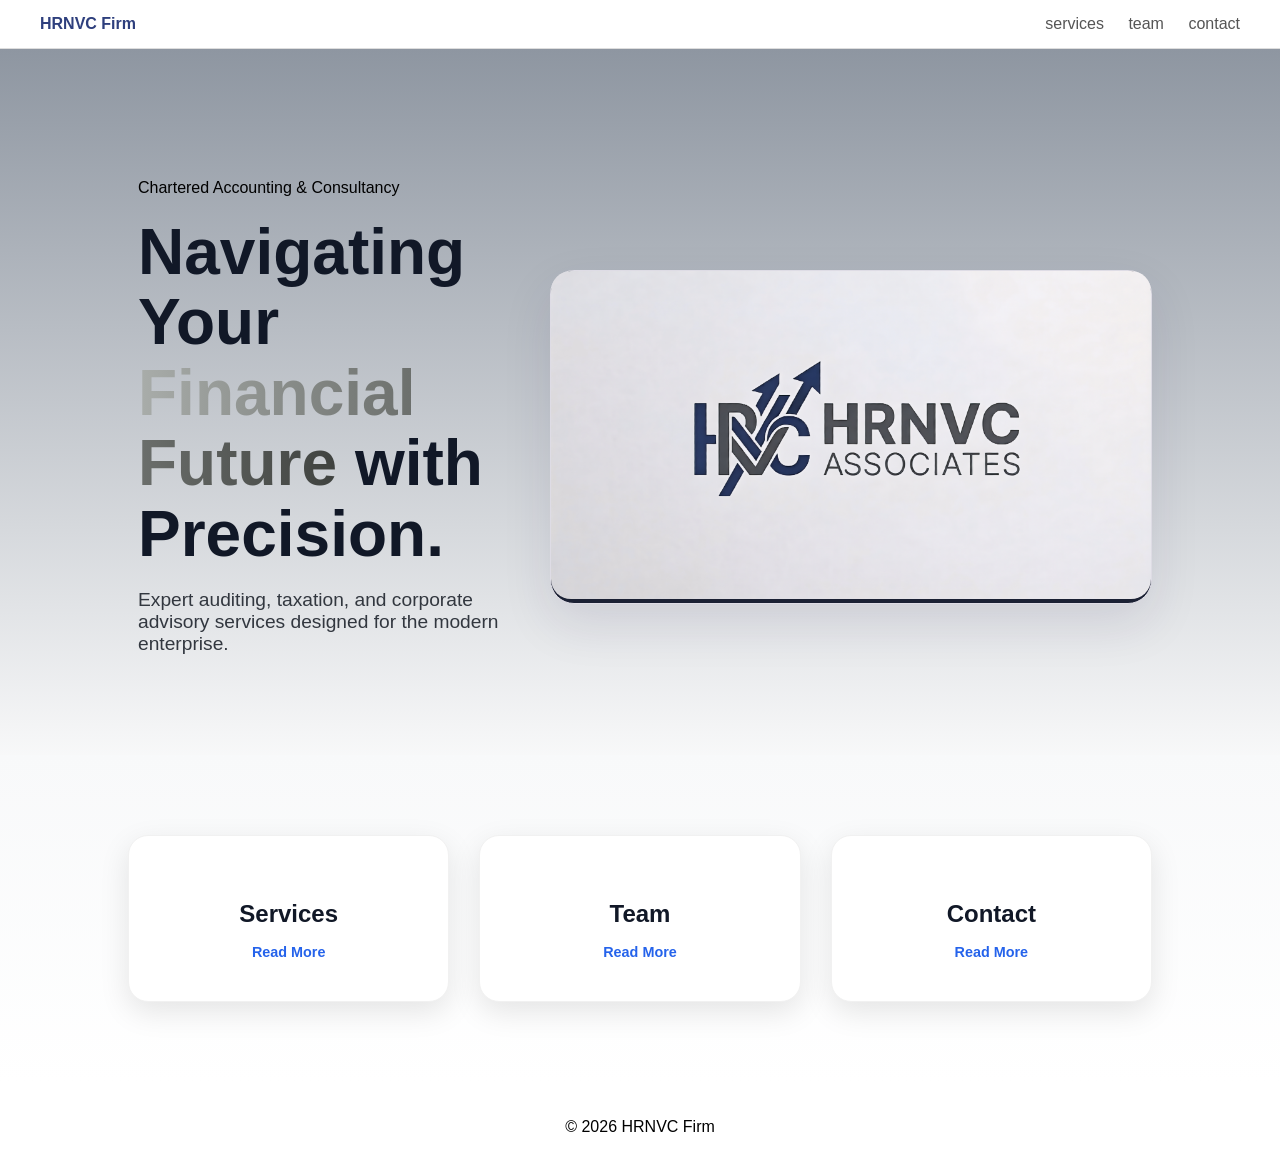
<file: index.html>
<!DOCTYPE html>
<html>
<head>
    <title>HNRVC Firm</title>
    <link rel="stylesheet" href="styles.css">
</head>
<body>

<!-- LOADER -->
<div id="loader">
    <div class="spinner"></div>
</div>

<div id="content" class="hidden">

<!-- NAVBAR -->
<nav class="navbar">
    <div class="logo">HRNVC Firm</div>
    <div >
        <a href="services.html" class="menu">services</a>
        <a href="team.html" class="menu">team</a>
        <a href="contact.html" class="menu">contact</a>
    </div>
</nav>

<section class="hero-section">
    <div class="hero-content">
        <span class="top-tag">Chartered Accounting & Consultancy</span>
        <h1>Navigating Your <span class="highlight">Financial Future</span> with Precision.</h1>
        <p>Expert auditing, taxation, and corporate advisory services designed for the modern enterprise.</p>
        
        
    </div>
    
    <div class="hero-image">
        <div class="floating-card">
            <img src="HRNVC.jpg" alt="Icon">
        </div>
    </div>
</section>

<section class="services-container">
    <div class="service-box">
        <h3>Services</h3>
        <a href="services.html" class="learn-more">Read More </a>
    </div>

    <div class="service-box">
        <h3>Team</h3>
        <a href="team.html" class="learn-more">Read More </a>
    </div>

    <div class="service-box">
        <h3>Contact</h3>
        <a href="contact.html" class="learn-more">Read More </a>
    </div>
</section>


<!-- FOOTER -->
<footer>
    <p>© 2026 HRNVC Firm</p>
</footer>

</div>

<!-- SCRIPT -->
<script>
window.addEventListener("load", function () {
    document.getElementById("loader").style.display = "none";
    const content = document.getElementById("content");
    content.classList.remove("hidden");
    content.classList.add("fade-in");
});
</script>
<script>
window.addEventListener("scroll", function () {
    const nav = document.querySelector(".navbar");
    nav.classList.toggle("scrolled", window.scrollY > 50);
});
</script>
</body>
</html>
</file>
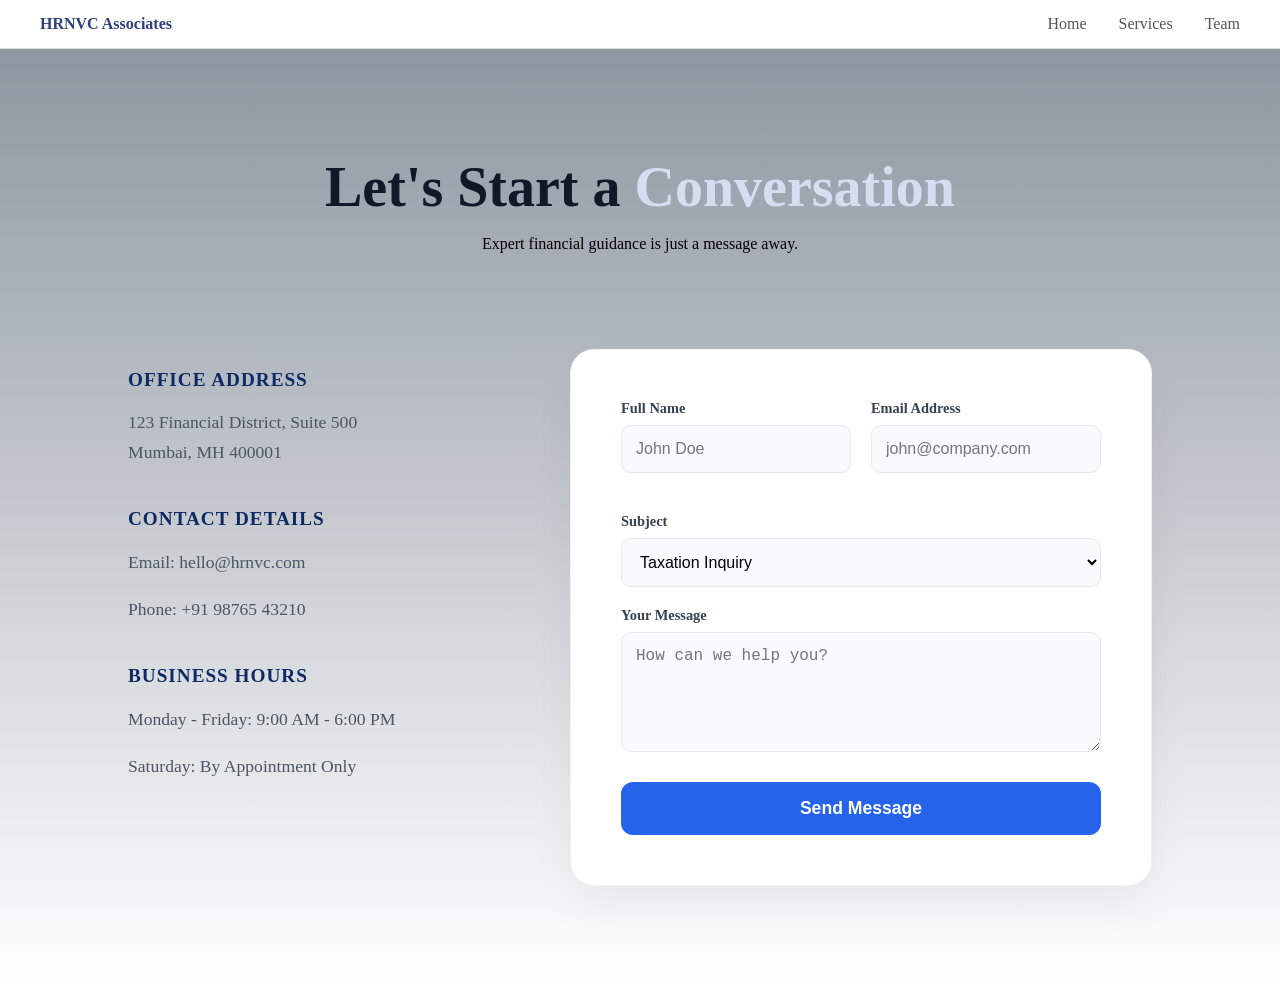
<file: contact.html>
<!DOCTYPE html>
<html lang="en">
<head>
    <meta charset="UTF-8">
    <meta name="viewport" content="width=device-width, initial-scale=1.0">
    <title>Contact Us | HRNVC Associates</title>
    <link rel="stylesheet" href="contact.css">
    <link href="https://fonts.googleapis.com/css2?family=Plus+Jakarta+Sans:wght@300;400;600;800&display=swap" rel="stylesheet">
</head>
<body>

    <header class="main-header">
        <nav class="navbar">
    <div class="logo">HRNVC <span>Associates</span></div>

    <div class="nav-links">
        <a href="index.html">Home</a>
        <a href="services.html">Services</a>
        <a href="team.html">Team</a>
    </div>
</nav>
    </header>

    <main class="contact-page">
        <section class="contact-hero">
            <h1>Let's Start a <span>Conversation</span></h1>
            <p>Expert financial guidance is just a message away.</p>
        </section>

        <section class="contact-container">
            <div class="contact-info">
                <div class="info-group">
                    <h3>Office Address</h3>
                    <p>123 Financial District, Suite 500<br>Mumbai, MH 400001</p>
                </div>
                <div class="info-group">
                    <h3>Contact Details</h3>
                    <p>Email: hello@hrnvc.com</p>
                    <p>Phone: +91 98765 43210</p>
                </div>
                <div class="info-group">
                    <h3>Business Hours</h3>
                    <p>Monday - Friday: 9:00 AM - 6:00 PM</p>
                    <p>Saturday: By Appointment Only</p>
                </div>
            </div>

            <div class="contact-form-card">
                <form id="contactForm">
                    <div class="input-row">
                        <div class="input-group">
                            <label>Full Name</label>
                            <input type="text" placeholder="John Doe" required>
                        </div>
                        <div class="input-group">
                            <label>Email Address</label>
                            <input type="email" placeholder="john@company.com" required>
                        </div>
                    </div>
                    
                    <div class="input-group">
                        <label>Subject</label>
                        <select>
                            <option>Taxation Inquiry</option>
                            <option>Audit Services</option>
                            <option>Corporate Advisory</option>
                            <option>Other</option>
                        </select>
                    </div>

                    <div class="input-group">
                        <label>Your Message</label>
                        <textarea rows="5" placeholder="How can we help you?"></textarea>
                    </div>

                    <button type="submit" class="submit-btn">Send Message</button>
                </form>
            </div>
        </section>
    </main>
    <script>
window.addEventListener("scroll", function () {
    document.querySelector(".navbar")
        .classList.toggle("scrolled", window.scrollY > 50);
});
</script>
</body>
</html>
</file>
<file: styles.css>
body {
    margin: 0;
    font-family: 'Segoe UI', sans-serif;
    background: #ffffff;
}

/* LOADER */
#loader {
    position: fixed;
    width: 100%;
    height: 100%;
    background: white;
    display: flex;
    justify-content: center;
    align-items: center;
}

.spinner {
    width: 40px;
    height: 40px;
    border: 4px solid #eee;
    border-top: 4px solid #344f78;
    border-radius: 50%;
    animation: spin 1s linear infinite;
}

@keyframes spin {
    100% { transform: rotate(360deg); }
}

.hidden {
    opacity: 0;
    transition: opacity 0.5s ease;
}

.fade-in {
    opacity: 1;
}

/* NAVBAR */
.navbar {
    display: flex;
    justify-content: space-between;
    padding: 15px 40px;
    background: white;
    border-bottom: 1px solid #ddd;
    position: sticky;
    top: 0;
    z-index: 1000;
}

.logo {
    color: #2e3f7d;
    font-weight: bold;
}

.navbar a {
    margin-left: 20px;
    text-decoration: none;
    color: #555;
}

.navbar a {
    margin-left: 20px;
    text-decoration: none;
    color: #555;
    position: relative;
    transition: color 0.3s ease;
}

/* Hover color */
.navbar a:hover {
    color: #2563eb;
}

/* Underline animation */
.navbar a::after {
    content: "";
    position: absolute;
    left: 0;
    bottom: -5px;
    width: 0;
    height: 2px;
    background: #2563eb;
    transition: width 0.3s ease;
}

.navbar a:hover::after {
    width: 100%;
}

.navbar a {
    display: inline-block;
    transition: all 0.3s ease;
}

.navbar a:hover {
    transform: translateY(-2px);
}

.navbar a {
    cursor: pointer;
}

/* HERO */

.hero-section {
    display: flex;
    align-items: center;
    justify-content: space-between;
    padding: 120px 10% 80px;
    background: radial-gradient(circle at top right, #b5b7c0, #555559);
    overflow: hidden;
    /* This creates a transition from your grey/blue mix to pure white */
    background: linear-gradient(
        to bottom, 
        #8e96a1 0%,    /* Your top grey color */
        #ffffff 100%   /* Fades completely to white at the bottom */
    );
    
    /* Ensure there's no border or shadow causing a line */
    border: none;
    padding-bottom: 100px; /* Extra space at the bottom helps the fade look smoother */
}


/* Ensure the next section has no margin-top that might break the flow */


.hero-content { max-width: 600px;padding: 10px; }


img {
    width: 100%;
    max-width: 600px;
    height: auto;
    border-radius: 20px;
}

.hero-content h1 {
    font-size: 4rem;
    line-height: 1.1;
    margin: 20px 0;
    color: #111827;
    
}
.highlight {
    background: linear-gradient(to right, #a9adaa, #3f423f);
    background-clip: text;              /* standard */
    -webkit-background-clip: text;      /* for Chrome/Safari */
    -webkit-text-fill-color: transparent;
}
.hero-content p {
    font-size: 1.2rem;
    color: #32373f;
    margin-bottom: 40px;
}

/* Floating Card Animation */
.floating-card {
    border-radius: 24px;
    box-shadow: 0 20px 50px rgba(38, 30, 81, 0.1);
    border: 1px solid #dedce5;
    animation: float 4s ease-in-out infinite;
    width: 600px;
    height: auto;
    background-color: #1b2134;
}

@keyframes float {
    0% { transform: translateY(0px); }
    50% { transform: translateY(-20px); }
    100% { transform: translateY(0px); }
}


/* FOOTER */
footer {
    text-align: center;
    padding: 20px;
    background: white;
}

.services-container {
    display: flex;
    justify-content: center; /* Centers the boxes */
    gap: 30px;              /* Space between boxes */
    padding: 80px 10%;
    background: linear-gradient(to bottom, #f8f9fa, #ffffff); /* Smooth fade to white */
    margin-top: -50px;       /* Pulls it up slightly to overlap the fade */
}

.service-box {
    background: #ffffff;
    padding: 40px 30px;
    border-radius: 20px;
    flex: 1;                /* Makes all boxes equal width */
    max-width: 350px;
    text-align: center;
    border: 1px solid #f1f1f1;
    transition: all 0.4s ease;
    box-shadow: 0 10px 30px rgba(0, 0, 0, 0.1); /* Very soft shadow */
}

/* Hover Effect for that "Premium" feel */
.service-box:hover {
    transform: translateY(-10px);
    box-shadow: 0 20px 40px rgba(0, 0, 0, 0.08);
    border-color: #2563eb; /* Accents the box with your logo blue */
}

.service-box .icon {
    font-size: 2.5rem;
    margin-bottom: 20px;
    display: block;
}

.service-box h3 {
    font-size: 1.5rem;
    color: #111827;
    margin-bottom: 15px;
    font-weight: 700;
}


.learn-more {
    text-decoration: none;
    color: #2563eb;
    font-weight: 600;
    font-size: 0.9rem;
    transition: 0.3s;
}

.learn-more:hover {
    letter-spacing: 1px;
}

/* Responsive: Stack boxes on top of each other on mobile */
/* --- MOBILE RESPONSIVENESS --- */
@media (max-width: 992px) {
    .hero-section {
        flex-direction: column;
        text-align: center;
        padding-top: 60px;
    }

    .floating-card {
        width: 100%; /* Scale to screen width */
        max-width: 500px;
    }

    .hero-content {
        max-width: 100%;
    }
    .hero-content h1{
        font-size: 50px;
    }
    .service-box{
        width: 100%;
    }
    .services-container {
        flex-direction: column;
        align-items: center;
    }

}

@media (max-width: 480px) {
    .navbar {
        padding: 15px 20px;
    }
    
    .logo { font-size: 1.2rem; }
}
</file>
<file: contact.css>
body{margin: 0;}
/* NAVBAR */
.navbar {
    display: flex;
    justify-content: space-between;
    padding: 15px 40px;
    background: white;
    border-bottom: 1px solid #ddd;
    position: sticky;
    top: 0;
    z-index: 1000;
}

.nav-links {
    display: flex;
    gap: 12px; /* 👈 reduced spacing */
}

.navbar a {
    margin-left: 0; /* remove old spacing */
}
.logo {
    color: #2e3f7d;
    font-weight: bold;
}



.navbar a {
    margin-left: 20px;
    text-decoration: none;
    color: #555;
    position: relative;
    transition: color 0.3s ease;
}

.navbar {
    transition: all 0.3s ease;
}

.navbar.scrolled {
    background: rgba(255, 255, 255, 0.9);
    backdrop-filter: blur(10px);
}

/* Hover color */
.navbar a:hover {
    color: #2563eb;
}

/* Underline animation */
.navbar a::after {
    content: "";
    position: absolute;
    left: 0;
    bottom: -5px;
    width: 0;
    height: 2px;
    background: #2563eb;
    transition: width 0.3s ease;
}

.navbar a:hover::after {
    width: 100%;
}

.navbar a {
    display: inline-block;
    transition: all 0.3s ease;
}

.navbar a:hover {
    transform: translateY(-2px);
}

.navbar a {
    cursor: pointer;
}


/* Contact Page Specific Layout */
.contact-page {
    padding-top: 0px;
    background: linear-gradient(
        to bottom,
        #8e96a1 0%,   /* grey tone like homepage */
        #ffffff 100%
    );
    min-height: 100vh;
}
.contact-hero {
    text-align: center;
    padding: 60px 10%;
}

.contact-hero h1 {
    font-size: 3.5rem;
    color: #111827;
    margin-bottom: 10px;
}

.contact-hero span {
    color: #d5def1;
}

.contact-container {
    display: grid;
    grid-template-columns: 1fr 1.5fr;
    gap: 80px;
    padding: 20px 10% 100px;
    max-width: 1400px;
    margin: 0 auto;
}

/* Left Column Styling */
.contact-info .info-group {
    margin-bottom: 40px;
}

.contact-info h3 {
    font-size: 1.2rem;
    color: #0e2a65;
    margin-bottom: 10px;
    text-transform: uppercase;
    letter-spacing: 1px;
}

.contact-info p {
    color: #4b5563;
    line-height: 1.7;
    font-size: 1.1rem;
}

/* Glassmorphism Form Card */
.contact-form-card {
    background: #ffffff;
    padding: 50px;
    border-radius: 24px;
    box-shadow: 0 20px 40px rgba(0, 0, 0, 0.05);
    border: 1px solid #f1f1f1;
}

.input-row {
    display: flex;
    gap: 20px;
    margin-bottom: 20px;
}

.input-group {
    flex: 1;
    display: flex;
    flex-direction: column;
    margin-bottom: 20px;
}

.input-group label {
    font-weight: 600;
    margin-bottom: 8px;
    font-size: 0.9rem;
    color: #374151;
}

input, select, textarea {
    padding: 14px;
    border: 1px solid #e5e7eb;
    border-radius: 10px;
    background: #f9fafb;
    font-size: 1rem;
    transition: 0.3s;
    outline: none;
}

input:focus, select:focus, textarea:focus {
    border-color: #2563eb;
    background: #ffffff;
    box-shadow: 0 0 0 4px rgba(37, 99, 235, 0.1);
}

.submit-btn {
    width: 100%;
    padding: 16px;
    background: #2563eb;
    color: white;
    border: none;
    border-radius: 12px;
    font-size: 1.1rem;
    font-weight: 700;
    cursor: pointer;
    transition: 0.3s;
    margin-top: 10px;
}

.submit-btn:hover {
    background: #1e40af;
    transform: translateY(-2px);
    box-shadow: 0 10px 20px rgba(37, 99, 235, 0.2);
}

/* Mobile Responsiveness */
@media (max-width: 968px) {
    .contact-container {
        grid-template-columns: 1fr;
        gap: 50px;
    }
    
    .input-row {
        flex-direction: column;
    }
    
    .contact-hero h1 {
        font-size: 2.5rem;
    }
    h3 ,p{
        text-align: center;

    }
}

/* --- GLOBAL RESPONSIVE TWEAKS --- */

/* 1. Fluid Typography for Hero */
.contact-hero h1 {
    font-size: clamp(2.2rem, 8vw, 3.5rem); /* Shrinks on mobile, grows on desktop */
    padding: 0 20px;
}

/* 2. Navbar Mobile Support */
@media (max-width: 768px) {
    .navbar {
        padding: 15px 20px;
        flex-direction: column; /* Stacks logo and links */
        gap: 15px;
        text-align: center;
    }

    .nav-links {
        justify-content: center;
        width: 100%;
    }

    .nav-links a {
        margin: 0 10px;
        font-size: 0.9rem;
    }
}

/* 3. Container & Layout Shifts */
@media (max-width: 968px) {
    .contact-container {
        padding: 20px 5% 60px; /* Less side padding on tablets/phones */
        grid-template-columns: 1fr; /* Stacks the Info and the Form */
        gap: 40px;
    }

    .contact-hero {
        padding: 40px 5%;
    }
}

/* 4. Form Refinements for Small Screens */
@media (max-width: 480px) {
    .contact-form-card {
        padding: 25px 20px; /* Tighter padding so form doesn't look squished */
        border-radius: 16px;
        margin: 0 10px;
    }

    .info-group {
        text-align: center; /* Better visual balance on phones */
    }

    .submit-btn {
        padding: 14px;
        font-size: 1rem;
    }
    
    /* Prevents iOS zoom on input focus */
    input, select, textarea {
        font-size: 16px !important; 
    }

    
}
</file>
